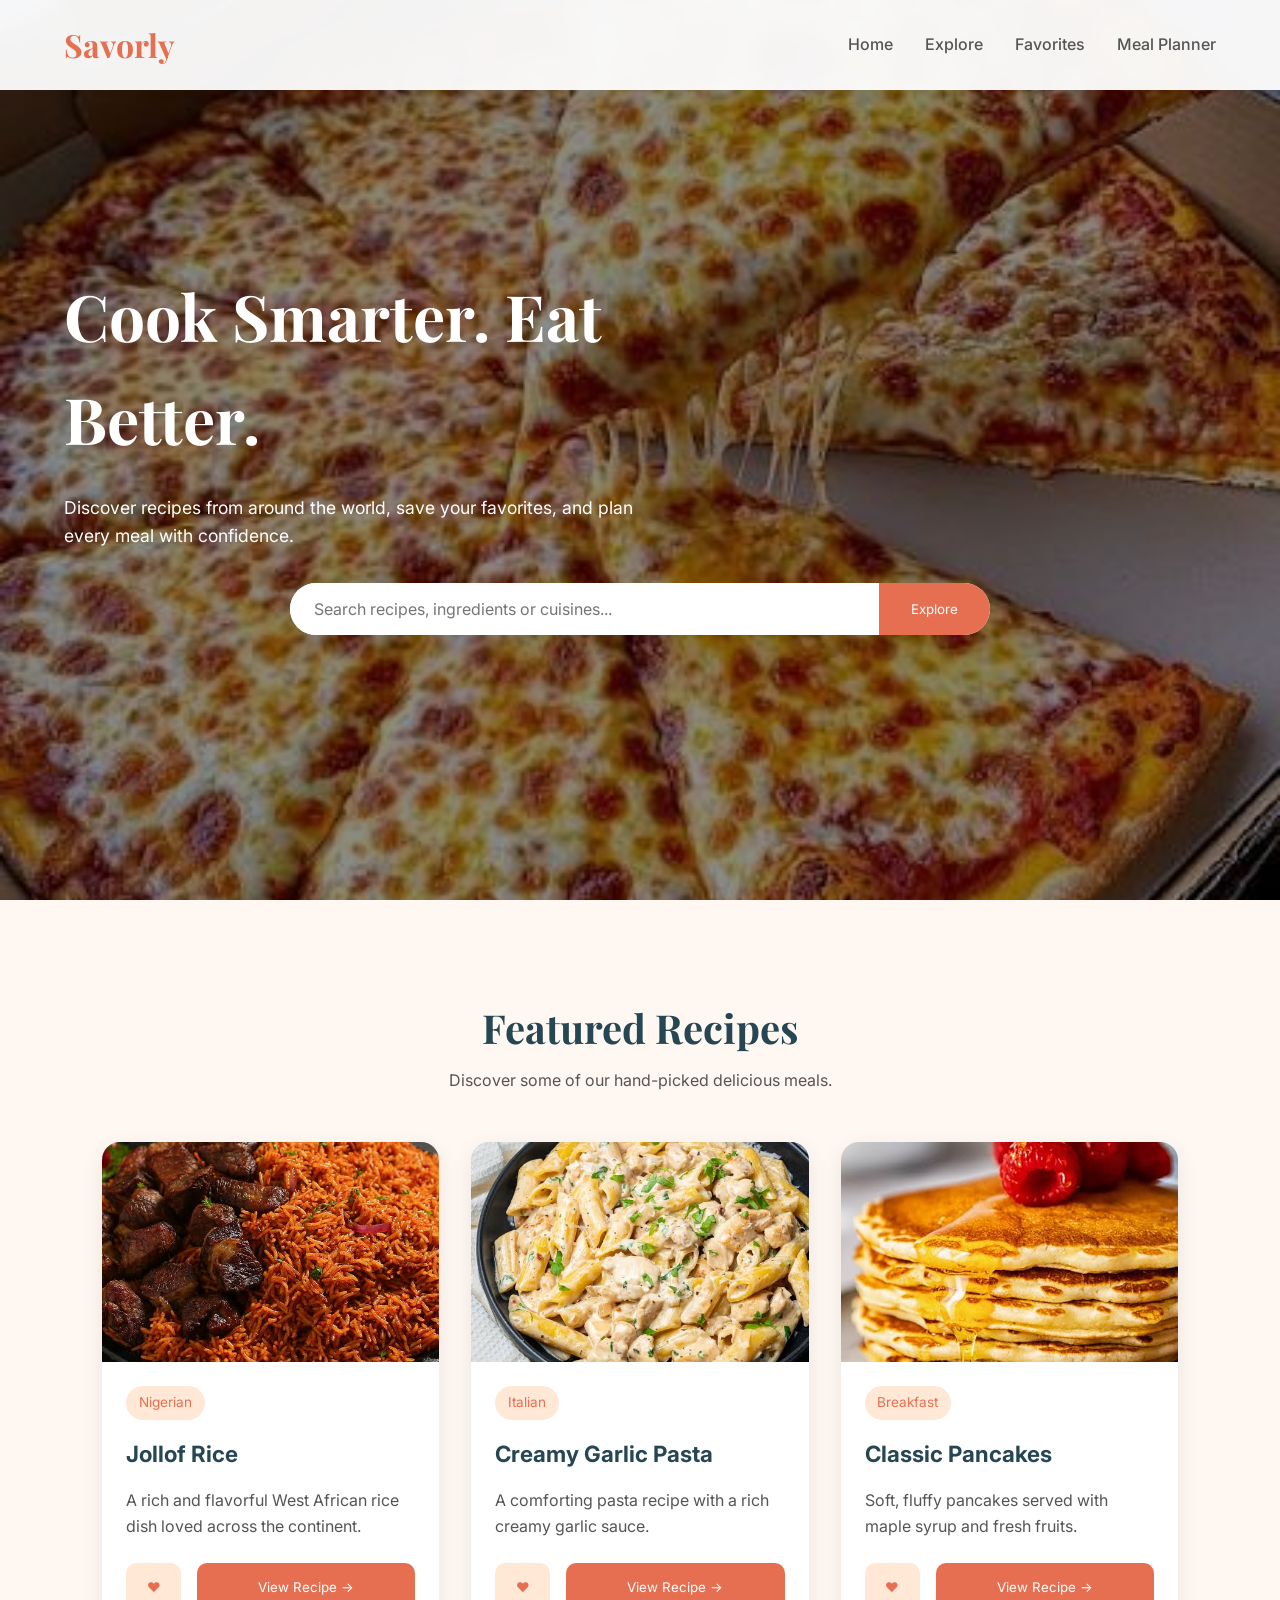
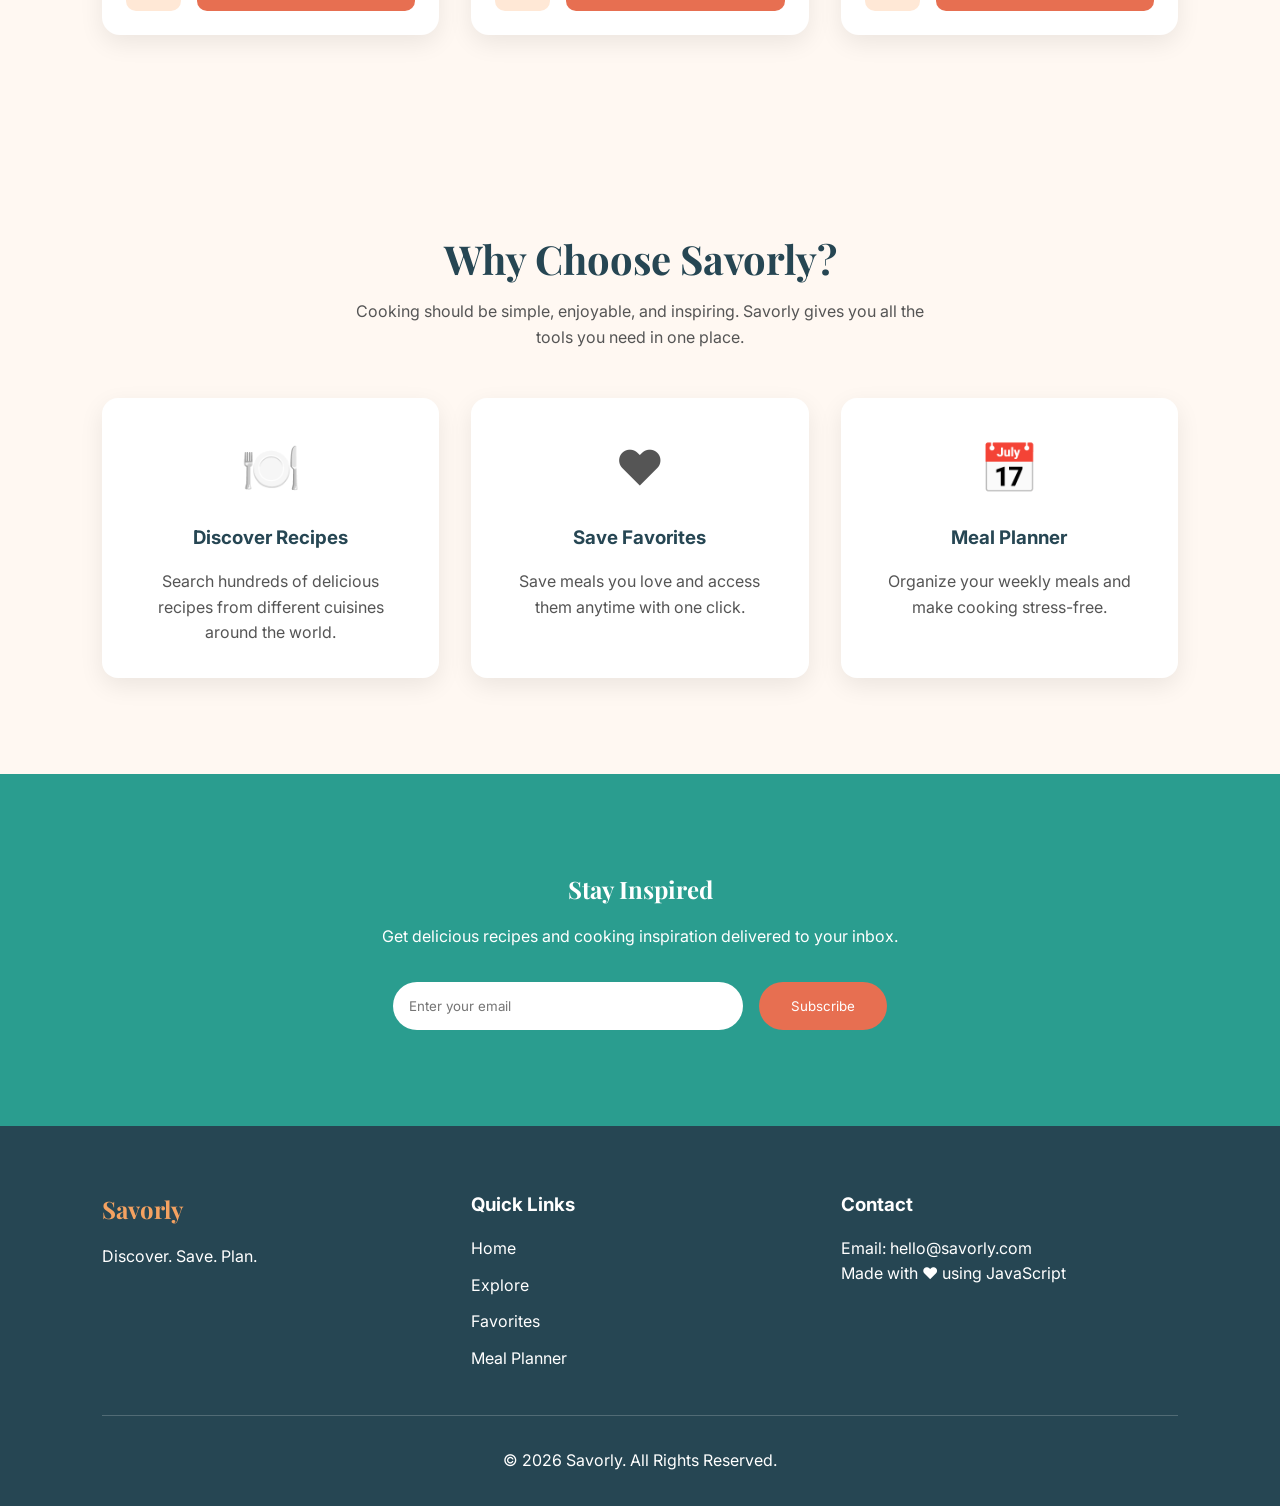
<file: index.html>
<!DOCTYPE html>
<html lang="en">
<head>
    <meta charset="UTF-8">
    <meta name="viewport" content="width=device-width, initial-scale=1.0">

    <title>Savorly | Discover. Save. Plan.</title>

    <meta
        name="description"
        content="Discover delicious recipes, save your favorites, and plan your weekly meals with Savorly."
    >

    
    <link rel="preconnect" href="https://fonts.googleapis.com">
    <link rel="preconnect" href="https://fonts.gstatic.com" crossorigin>

    <link href="https://fonts.googleapis.com/css2?family=Inter:wght@300;400;500;600;700&family=Playfair+Display:wght@600;700&display=swap" rel="stylesheet">

    <link rel="stylesheet" href="css/main.css">
</head>

<body>

<header>

    <nav class="navbar">

        <h1 class="logo">
            Savorly
        </h1>

        <ul class="nav-links">

            <li><a href="index.html">Home</a></li>

            <li><a href="explore.html">Explore</a></li>

            <li><a href="favourite.html">Favorites</a></li>

            <li><a href="planner.html">Meal Planner</a></li>

        </ul>

    </nav>

</header>

<main>

<section class="hero">

<div class="overlay">

<h2>
Cook Smarter. Eat Better.
</h2>

<p>

Discover recipes from around the world, save your favorites, and plan every meal with confidence.

</p>

<div class="search-box">

<input
type="search"
placeholder="Search recipes, ingredients or cuisines..."
id="recipeSearch"
>

<button id="searchBtn">

Explore

</button>

</div>

</div>

</section>


<section class="featured">

<div class="section-title">

        <h2>Featured Recipes</h2>

        <p>
            Discover some of our hand-picked delicious meals.
        </p>

    </div>

    <div class="recipe-grid">

        <!-- Recipe Card 1 -->

        <article class="recipe-card">

            <img src="Assests/images/jallof-rice.jfif" alt="Jollof Rice">

            <div class="recipe-content">

                <span class="recipe-category">
                    Nigerian
                </span>

                <h3>Jollof Rice</h3>

                <p>
                    A rich and flavorful West African rice dish loved across the continent.
                </p>

               <div class="recipe-actions">

    <button
        class="favorite-btn"
        data-id="${recipe.idMeal}"
    >
        ❤️
    </button>

    <button
        class="recipe-btn"
        data-id="${recipe.idMeal}"
    >
        View Recipe →
    </button>

</div>

            </div>

        </article>


        <!-- Recipe Card 2 -->

        <article class="recipe-card">

            <img src="Assests/images/creamy-pasta.jfif" alt="Creamy Pasta">

            <div class="recipe-content">

                <span class="recipe-category">
                    Italian
                </span>

                <h3>Creamy Garlic Pasta</h3>

                <p>
                    A comforting pasta recipe with a rich creamy garlic sauce.
                </p>

                <div class="recipe-actions">

    <button
        class="favorite-btn"
        data-id="${recipe.idMeal}"
    >
        ❤️
    </button>

    <button
        class="recipe-btn"
        data-id="${recipe.idMeal}"
    >
        View Recipe →
    </button>

            </div>

        </article>


        <!-- Recipe Card 3 -->

        <article class="recipe-card">

            <img src="Assests/images/pancakes.jfif" alt="Pancakes">

            <div class="recipe-content">

                <span class="recipe-category">
                    Breakfast
                </span>

                <h3>Classic Pancakes</h3>

                <p>
                    Soft, fluffy pancakes served with maple syrup and fresh fruits.
                </p>

                <div class="recipe-actions">

    <button
        class="favorite-btn"
        data-id="${recipe.idMeal}"
    >
        ❤️
    </button>

    <button
        class="recipe-btn"
        data-id="${recipe.idMeal}"
    >
        View Recipe →
    </button>

            </div>

        </article>

    </div>

</section>


<section class="why-savorly">

    <div class="section-title">

        <h2>Why Choose Savorly?</h2>

        <p>
            Cooking should be simple, enjoyable, and inspiring. Savorly gives you all the tools you need in one place.
        </p>

    </div>

    <div class="features-grid">

        <article class="feature-card">

            <div class="feature-icon">🍽️</div>

            <h3>Discover Recipes</h3>

            <p>
                Search hundreds of delicious recipes from different cuisines around the world.
            </p>

        </article>

        <article class="feature-card">

            <div class="feature-icon">❤️</div>

            <h3>Save Favorites</h3>

            <p>
                Save meals you love and access them anytime with one click.
            </p>

        </article>

        <article class="feature-card">

            <div class="feature-icon">📅</div>

            <h3>Meal Planner</h3>

            <p>
                Organize your weekly meals and make cooking stress-free.
            </p>

        </article>

    </div>

</section>
<section class="newsletter">
      <h2>Stay Inspired</h2>

    <p>
        Get delicious recipes and cooking inspiration delivered to your inbox.
    </p>

    <form>

        <input
            type="email"
            placeholder="Enter your email"
        >

        <button type="submit">
            Subscribe
        </button>

    </form>

</section>
</main>

<footer>

    <div class="footer-container">

        <div>

            <h2>Savorly</h2>

            <p>
                Discover. Save. Plan.
            </p>

        </div>

        <div>

            <h3>Quick Links</h3>

            <a href="index.html">Home</a>
            <a href="explore.html">Explore</a>
            <a href="favorites.html">Favorites</a>
            <a href="planner.html">Meal Planner</a>

        </div>

        <div>

            <h3>Contact</h3>

            <p>Email: hello@savorly.com</p>

            <p>Made with ❤️ using JavaScript</p>

        </div>

    </div>

    <hr>

    <p class="copyright">

        © 2026 Savorly. All Rights Reserved.

    </p>

</footer>

<script type="module" src="js/app.js"></script>

</body>
</html>
</file>
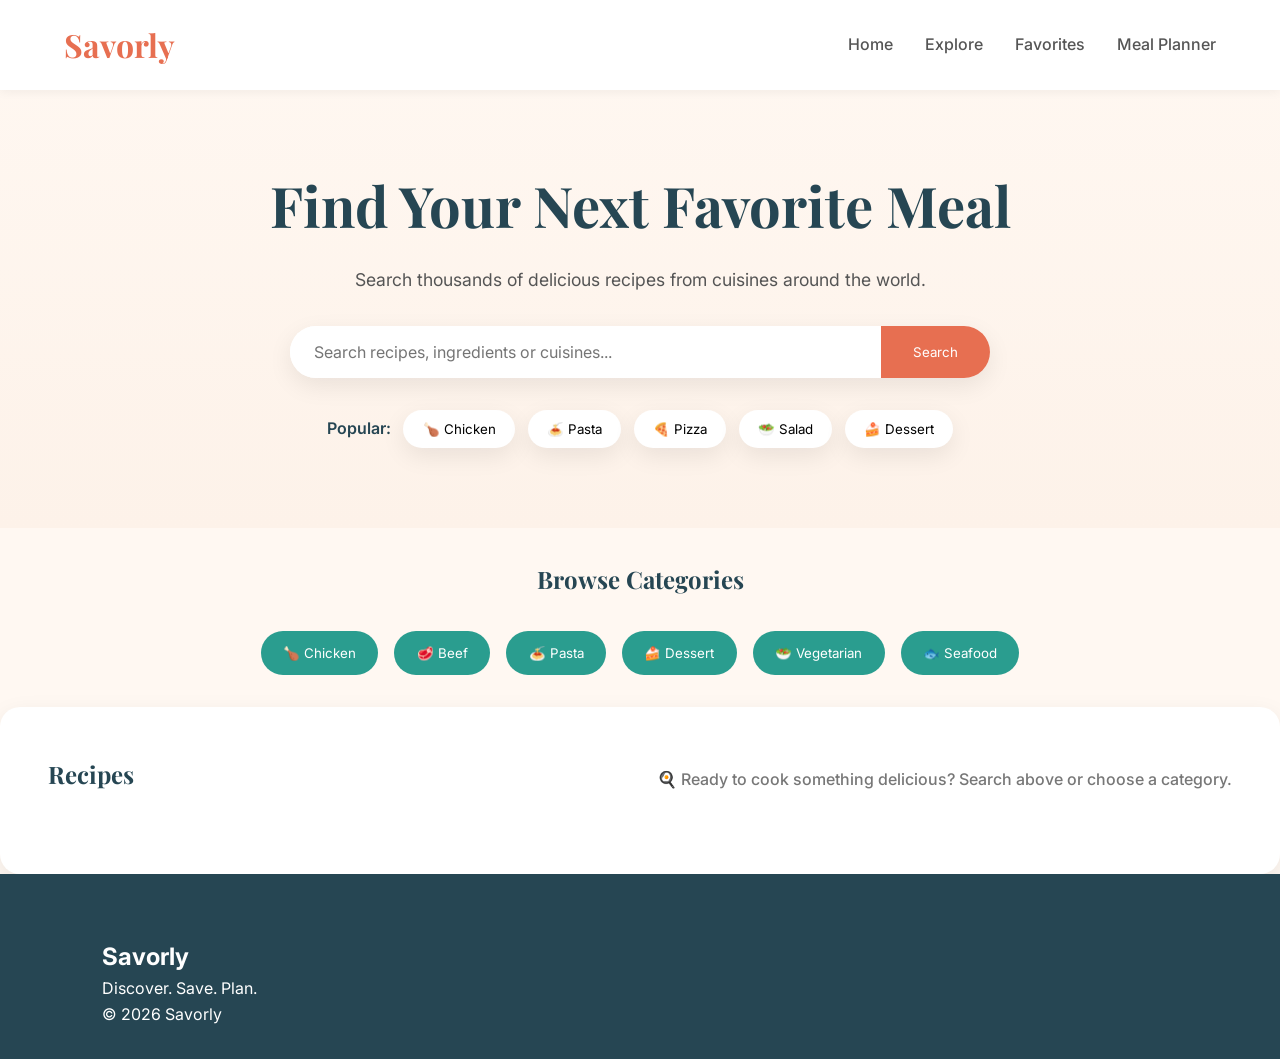
<file: explore.html>
<!DOCTYPE html>
<html lang="en">

<head>
    <meta charset="UTF-8">
    <meta name="viewport" content="width=device-width, initial-scale=1.0">

    <title>Explore Recipes | Savorly</title>

    <link rel="stylesheet" href="../css/main.css">

    <link rel="preconnect" href="https://fonts.googleapis.com">
    <link rel="preconnect" href="https://fonts.gstatic.com" crossorigin>

    <link href="https://fonts.googleapis.com/css2?family=Inter:wght@300;400;500;600;700&family=Playfair+Display:wght@600;700&display=swap" rel="stylesheet">
</head>

<body>

<header>

    <nav class="navbar">

        <h1 class="logo">
            <a href="index.html">Savorly</a>
        </h1>

        <ul class="nav-links">
            <li><a href="index.html">Home</a></li>
            <li><a href="explore.html" class="active">Explore</a></li>
            <li><a href="favourite.html">Favorites</a></li>
            <li><a href="planner.html">Meal Planner</a></li>
        </ul>

    </nav>

</header>

<main>

    <section class="explore-hero">

    <h1>Find Your Next Favorite Meal</h1>

    <p>
        Search thousands of delicious recipes from cuisines around the world.
    </p>

    <div class="search-box">

        <input
            type="text"
            id="searchInput"
            placeholder="Search recipes, ingredients or cuisines..."
        >

        <button id="searchButton">
            Search
        </button>

    </div>

    <div class="popular-searches">

        <span>Popular:</span>

        <button class="quick-search">🍗 Chicken</button>

        <button class="quick-search">🍝 Pasta</button>

        <button class="quick-search">🍕 Pizza</button>

        <button class="quick-search">🥗 Salad</button>

        <button class="quick-search">🍰 Dessert</button>

    </div>

</section>

<section class="categories-section">

    <h2>Browse Categories</h2>

    <div class="categories">

        <button class="category-btn">🍗 Chicken</button>

        <button class="category-btn">🥩 Beef</button>

        <button class="category-btn">🍝 Pasta</button>

        <button class="category-btn">🍰 Dessert</button>

        <button class="category-btn">🥗 Vegetarian</button>

        <button class="category-btn">🐟 Seafood</button>

    </div>

</section>

    <section class="recipes-section">

    <div class="recipes-header">

        <h2>Recipes</h2>

        <div id="recipeCount" class="recipe-message">

    🍳 Ready to cook something delicious?
    Search above or choose a category.

</div>

    </div>

    <div
        id="recipeContainer"
        class="recipe-grid">

    </div>

</section>
</main>

<footer>

    <div class="footer-content">

        <h2>Savorly</h2>

        <p>Discover. Save. Plan.</p>

        <p>© 2026 Savorly</p>

    </div>

</footer>

<script type="module" src="../js/app.js"></script>

</body>

</html>
</file>
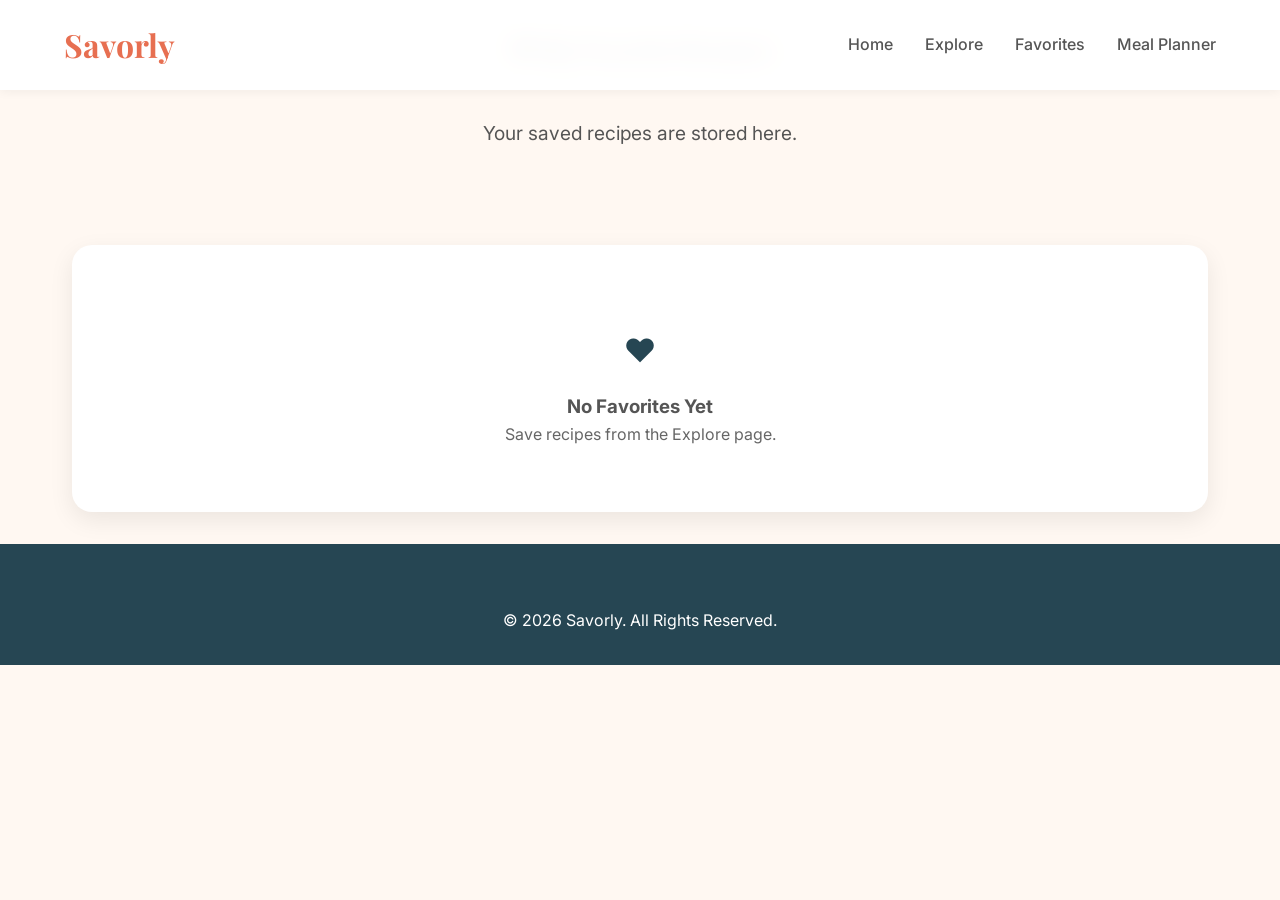
<file: favourite.html>
<!DOCTYPE html>
<html lang="en">
<head>
    <meta charset="UTF-8">
    <meta name="viewport" content="width=device-width, initial-scale=1.0">

    <title>Savorly | Discover. Save. Plan.</title>

    <meta
        name="description"
        content="Discover delicious recipes, save your favorites, and plan your weekly meals with Savorly."
    >

    
    <link rel="preconnect" href="https://fonts.googleapis.com">
    <link rel="preconnect" href="https://fonts.gstatic.com" crossorigin>

    <link href="https://fonts.googleapis.com/css2?family=Inter:wght@300;400;500;600;700&family=Playfair+Display:wght@600;700&display=swap" rel="stylesheet">

    <link rel="stylesheet" href="css/main.css">
</head>

<body>

<header>

    <nav class="navbar">

        <h1 class="logo">
            Savorly
        </h1>

        <ul class="nav-links">

            <li><a href="index.html">Home</a></li>

            <li><a href="explore.html">Explore</a></li>

            <li><a href="favourite.html" class="active">Favorites</a></li>

            <li><a href="planner.html">Meal Planner</a></li>

        </ul>

    </nav>

</header>

<main class="favorites-page">

    <section class="page-title">

        <h1>❤️ My Favorite Recipes</h1>

        <p>

            Your saved recipes are stored here.

        </p>

    </section>

    <section
        id="favoritesContainer"
        class="recipe-grid">

    </section>

</main>


<footer>

    <p class="copyright">

        © 2026 Savorly. All Rights Reserved.

    </p>

</footer>

<script type="module" src="js/favourite.js"></script>

</body>
</html>
</file>
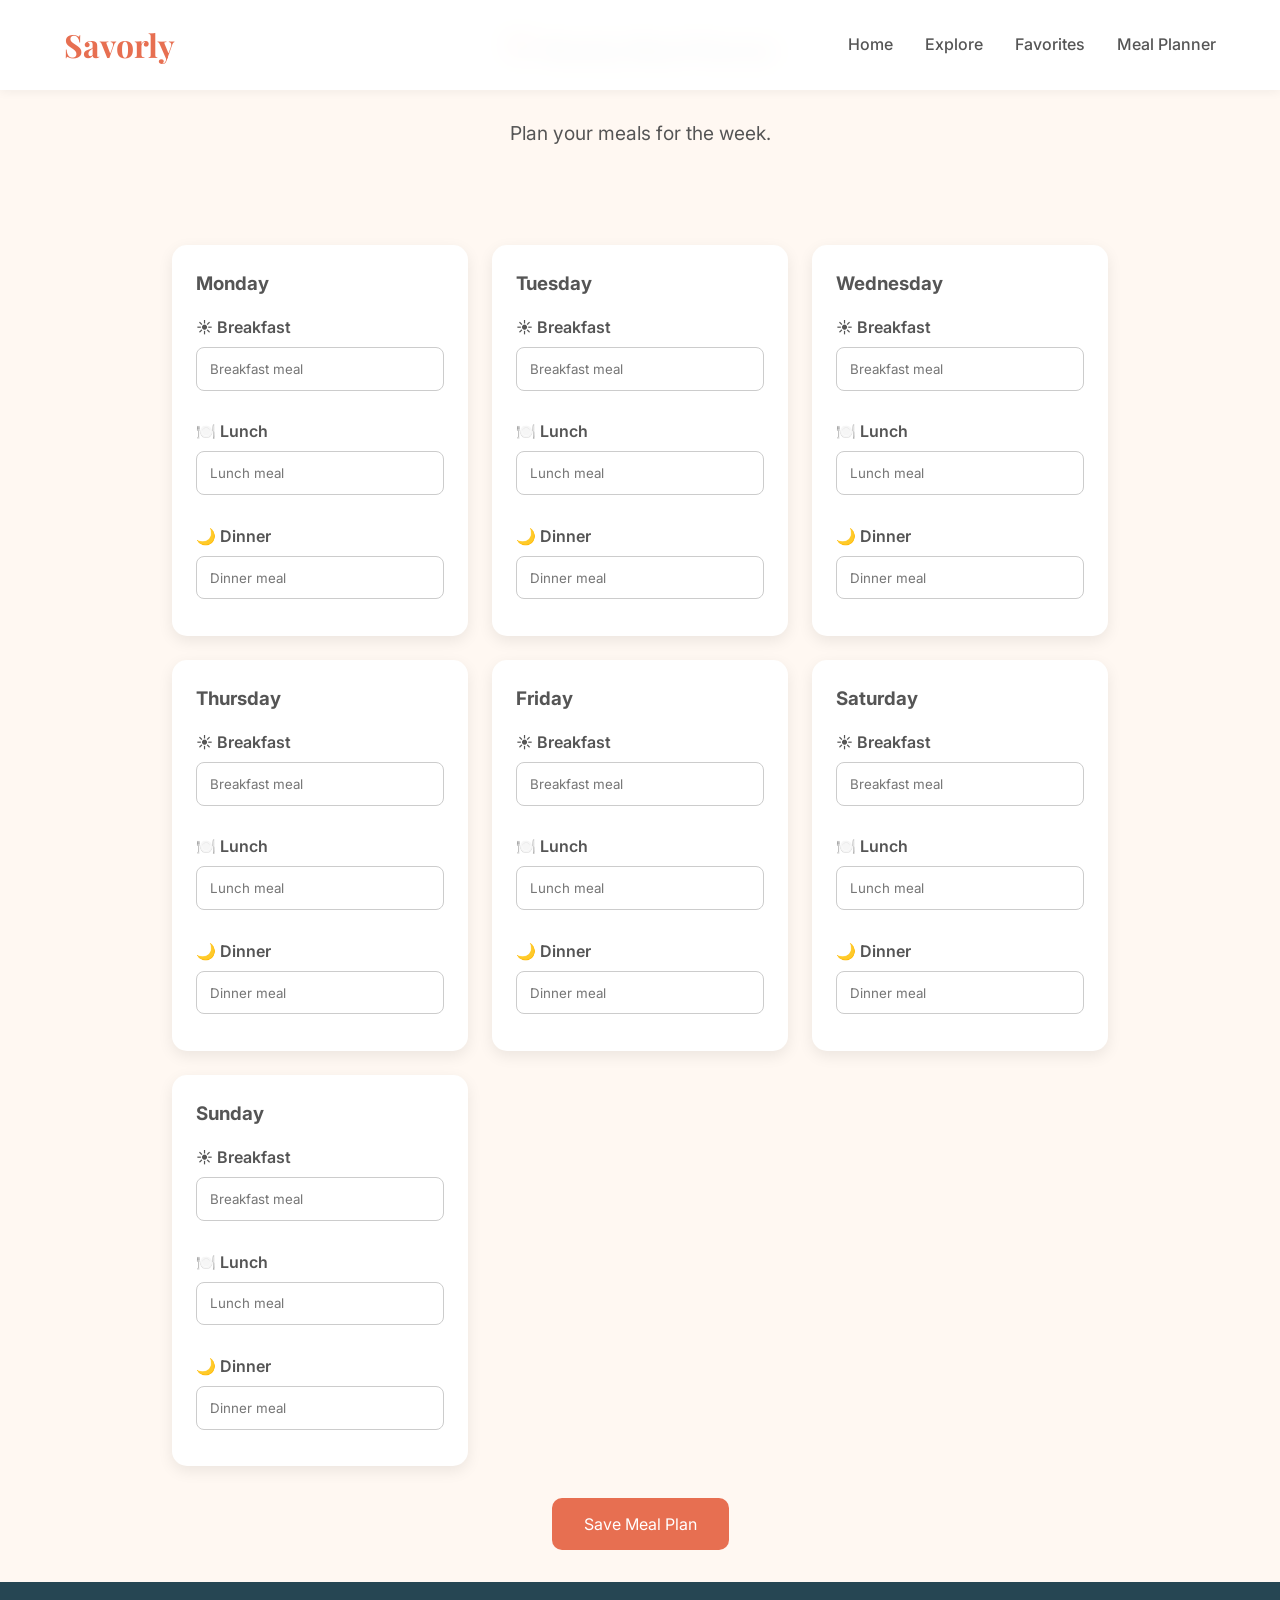
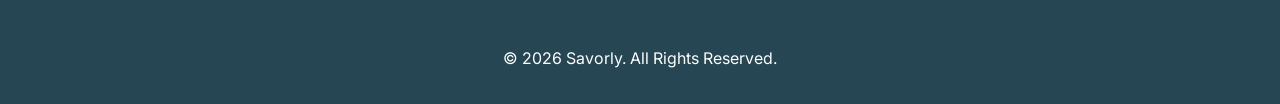
<file: planner.html>
<!DOCTYPE html>
<html lang="en">
<head>
    <meta charset="UTF-8">
    <meta name="viewport" content="width=device-width, initial-scale=1.0">

    <title>Savorly | Discover. Save. Plan.</title>

    <meta
        name="description"
        content="Discover delicious recipes, save your favorites, and plan your weekly meals with Savorly."
    >

    
    <link rel="preconnect" href="https://fonts.googleapis.com">
    <link rel="preconnect" href="https://fonts.gstatic.com" crossorigin>

    <link href="https://fonts.googleapis.com/css2?family=Inter:wght@300;400;500;600;700&family=Playfair+Display:wght@600;700&display=swap" rel="stylesheet">

    <link rel="stylesheet" href="css/main.css">
</head>

<body>

<header>

    <nav class="navbar">

        <h1 class="logo">
            Savorly
        </h1>

        <ul class="nav-links">

            <li><a href="index.html">Home</a></li>

            <li><a href="explore.html">Explore</a></li>

            <li><a href="favourite.html">Favorites</a></li>

            <li><a href="planner.html">Meal Planner</a></li>

        </ul>

    </nav>

</header>
<main class="planner-page">

    <section class="page-title">

        <h1>📅 Weekly Meal Planner</h1>

        <p>Plan your meals for the week.</p>

    </section>

    <div class="planner-grid">

        <div class="day-card">
            <h3>Monday</h3>
            <label>☀️ Breakfast</label>
            <input type="text" id="Monday-breakfast" placeholder="Breakfast meal">
            <label>🍽️ Lunch</label>
            <input type="text" id="Monday-lunch" placeholder="Lunch meal">
            <label>🌙 Dinner</label>
            <input type="text" id="Monday-dinner" placeholder="Dinner meal">
        </div>

        <div class="day-card">
            <h3>Tuesday</h3>
            <label>☀️ Breakfast</label>
            <input type="text" id="Tuesday-breakfast" placeholder="Breakfast meal">
            <label>🍽️ Lunch</label>
            <input type="text" id="Tuesday-lunch" placeholder="Lunch meal">
            <label>🌙 Dinner</label>
            <input type="text" id="Tuesday-dinner" placeholder="Dinner meal">
        </div>

        <div class="day-card">
            <h3>Wednesday</h3>
            <label>☀️ Breakfast</label>
            <input type="text" id="Wednesday-breakfast" placeholder="Breakfast meal">
            <label>🍽️ Lunch</label>
            <input type="text" id="Wednesday-lunch" placeholder="Lunch meal">
            <label>🌙 Dinner</label>
            <input type="text" id="Wednesday-dinner" placeholder="Dinner meal">
        </div>

        <div class="day-card">
            <h3>Thursday</h3>
            <label>☀️ Breakfast</label>
            <input type="text" id="Thursday-breakfast" placeholder="Breakfast meal">
            <label>🍽️ Lunch</label>
            <input type="text" id="Thursday-lunch" placeholder="Lunch meal">
            <label>🌙 Dinner</label>
            <input type="text" id="Thursday-dinner" placeholder="Dinner meal">
        </div>

        <div class="day-card">
            <h3>Friday</h3>
            <label>☀️ Breakfast</label>
            <input type="text" id="Friday-breakfast" placeholder="Breakfast meal">
            <label>🍽️ Lunch</label>
            <input type="text" id="Friday-lunch" placeholder="Lunch meal">
            <label>🌙 Dinner</label>
            <input type="text" id="Friday-dinner" placeholder="Dinner meal">
        </div>

        <div class="day-card">
            <h3>Saturday</h3>
            <label>☀️ Breakfast</label>
            <input type="text" id="Saturday-breakfast" placeholder="Breakfast meal">
            <label>🍽️ Lunch</label>
            <input type="text" id="Saturday-lunch" placeholder="Lunch meal">
            <label>🌙 Dinner</label>
            <input type="text" id="Saturday-dinner" placeholder="Dinner meal">
        </div>

        <div class="day-card">
            <h3>Sunday</h3>
            <label>☀️ Breakfast</label>
            <input type="text" id="Sunday-breakfast" placeholder="Breakfast meal">
            <label>🍽️ Lunch</label>
            <input type="text" id="Sunday-lunch" placeholder="Lunch meal">
            <label>🌙 Dinner</label>
            <input type="text" id="Sunday-dinner" placeholder="Dinner meal">
        </div>

    </div>

    <button id="savePlanner" class="primary-btn">
        Save Meal Plan
    </button>

</main>

    <footer>

    <p class="copyright">

        © 2026 Savorly. All Rights Reserved.

    </p>

</footer>

<script type="module" src="js/planner.js"></script>

</body>
</html>
</file>
<file: css/main.css>
:root {
    /* Colors */
    --primary-color:#E76F51;

    --secondary-color:#2A9D8F;

    --accent-color:#F4A261;

    --background-color:#FFF8F2;

    --section-background:#FDF6EC;

    --card-background:#FFFFFF;

    --heading-color:#264653;

    --text-color:#555555;
    /* Fonts */
    --heading-font: "Playfair Display", serif;
    --body-font: "Inter", sans-serif;

    /* Spacing */
    --section-padding: 5rem 8%;
    --border-radius: 12px;

    /* Shadow */
    --shadow: 0 8px 25px rgba(0,0,0,.08);

    /* Transition */
    --transition: .3s ease;
}


*{
    margin:0;
    padding:0;
    box-sizing:border-box;
}

html{
    scroll-behavior:smooth;
}

body{

    font-family:var(--body-font);
    background:var(--background-color);
    color:var(--text-color);
    line-height:1.6;

}

img{

    width:100%;
    display:block;

}

a{

    text-decoration:none;
    color:inherit;

}

ul{

    list-style:none;

}

button,
input{

    font-family:inherit;

}



header{

    position:fixed;
    top:0;
    width:100%;

    background:rgba(255,255,255,.95);

    backdrop-filter:blur(12px);

    z-index:1000;

    box-shadow:0 2px 10px rgba(0,0,0,.05);

}

.navbar{

    width:90%;
    max-width:1200px;

    margin:auto;

    display:flex;
    justify-content:space-between;
    align-items:center;

    padding:1.2rem 0;

}

.logo{

    font-family:var(--heading-font);
    color:var(--primary-color);

    font-size:2rem;
}

.nav-links{

    display:flex;
    gap:2rem;

}

.nav-links a{

    font-weight:500;
    transition:var(--transition);

}

.nav-links a:hover{

    color:var(--primary-color);

}



.hero{

    min-height:100vh;

    background:
    linear-gradient(
    rgba(0,0,0,.45),
    rgba(0,0,0,.45)
    ),

    url("../Assests/images/hero-image2.jfif");

    background-size:cover;
    background-position:center;

    display:flex;
    align-items:center;

}

.overlay{

    width:90%;
    max-width:1200px;

    margin:auto;

    color:white;

}

.hero h2{

    font-family:var(--heading-font);

    font-size:4rem;

    max-width:650px;

    margin-bottom:1.5rem;

}

.hero p{

    max-width:600px;

    margin-bottom:2rem;

    font-size:1.1rem;

}



.search-box{

    display:flex;

    max-width:700px;

    background:white;

    border-radius:50px;

    overflow:hidden;

    box-shadow:var(--shadow);

}

.search-box input{

    flex:1;

    border:none;

    outline:none;

    padding:1rem 1.5rem;

    font-size:1rem;

}

.search-box button{

    border:none;

    background:var(--primary-color);

    color:white;

    padding:0 2rem;

    cursor:pointer;

    transition:var(--transition);

}

.search-box button:hover{

    background:#d65d3f;

}



.featured{

    padding:6rem 8%;

}

.section-title{

    text-align:center;

    margin-bottom:3rem;

}

.section-title h2{

    font-family:var(--heading-font);

    color:var(--heading-color);

    font-size:2.5rem;

    margin-bottom:.5rem;

}

.section-title p{

    max-width:600px;

    margin:auto;

}

.recipe-grid{

    display:grid;

    grid-template-columns:
    repeat(auto-fit,minmax(320px,1fr));

    gap:2rem;

}

.recipe-card{

    background:var(--card-background);

    border-radius:18px;

    overflow:hidden;

    box-shadow:var(--shadow);

    transition:var(--transition);

}

.recipe-hero {
    display: flex;
    justify-content: center;
    margin: 2rem auto;
}

.recipe-hero img {
    width: 100%;
    max-width: 700px;
    height: 420px;
    object-fit: cover;
    border-radius: 20px;
    box-shadow: 0 10px 25px rgba(0,0,0,.15);
}

.recipe-info {
    max-width: 900px;
    margin: 0 auto 3rem;
    background: #ffffff;
    padding: 2rem;
    border-radius: 20px;
    box-shadow: 0 10px 25px rgba(0,0,0,.08);
}

.recipe-info h1 {
    text-align: center;
    font-size: 2.5rem;
    margin-bottom: 1rem;
}

.recipe-meta {
    display: flex;
    justify-content: center;
    gap: 2rem;
    margin-bottom: 1.5rem;
    font-weight: 600;
    color: #555;
}

.recipe-info h2 {
    margin-top: 2rem;
    margin-bottom: 1rem;
}

.instructions p {
    background: #f8f8f8;
    padding: 1rem;
    border-left: 5px solid #e76f51;
    border-radius: 10px;
    line-height: 1.8;
    margin-bottom: 1rem;
}

.recipe-card:hover{

    transform:translateY(-10px);

}

.recipe-card img{

    height:240px;

    object-fit:cover;

}

.recipe-content{

    padding:1.5rem;

}

.recipe-meta{

    margin:1rem 0;

    color:#777;

    font-size:.9rem;

}

.recipe-category{

    display:inline-block;

    background:var(--secondary-color);

    color:white;

    padding:.4rem .9rem;

    border-radius:50px;

    font-size:.8rem;

    margin-bottom:1rem;

}

.recipe-content h3{

    color:var(--heading-color);

    margin-bottom:1rem;

    font-size:1.4rem;

}

.recipe-content p{

    margin-bottom:1.5rem;

}

.recipe-btn{

    background:var(--primary-color);

    color:white;

    border:none;

    padding:.9rem 1.6rem;

    border-radius:50px;

    cursor:pointer;

    transition:var(--transition);

}

.recipe-actions{

    display:flex;

    gap:1rem;

    margin-top:1.2rem;

}



.recipe-details{

    max-width:1100px;

    margin:3rem auto;

    padding:2rem;

}

.recipe-hero img{

    width:100%;

    border-radius:20px;

    max-height:500px;

    object-fit:cover;

    box-shadow:var(--shadow);

}

.recipe-info{

    margin-top:2rem;

}

.recipe-info h1{

    color:var(--heading-color);

    margin-bottom:1rem;

}

.recipe-stats{

    display:flex;

    gap:2rem;

    margin:1rem 0 2rem;

    font-weight:600;

}

#favoriteBtn{

    background:var(--primary-color);

    color:white;

    border:none;

    padding:1rem 5rem;

    border-radius:12px;

    cursor:pointer;

    margin-bottom:2rem;

    transition:var(--transition);
    

}

#favoriteBtn:hover{

    background:var(--secondary-color);

}

.instructions{

    line-height:1.8;

    color:#555;
    white-space: pre-line;
}

.favorite-btn{

    width:55px;

    border:none;

    background:#FFE8D6;

    color:var(--primary-color);

    border-radius:10px;

    cursor:pointer;

    transition:var(--transition);

}

.favorite-btn:hover{

    background:var(--primary-color);

    color:white;

}

.recipe-btn{

    flex:1;

}

.recipe-btn:hover{

    background:#d65d3f;

}



.why-savorly{

    padding:6rem 8%;

}

.features-grid{

    display:grid;

    grid-template-columns:repeat(auto-fit,minmax(260px,1fr));

    gap:2rem;

    margin-top:3rem;

}

.feature-card{

    background:white;

    padding:2rem;

    border-radius:16px;

    text-align:center;

    box-shadow:var(--shadow);

    transition:var(--transition);

}

.feature-card:hover{

    transform:translateY(-8px);

}

.feature-icon{

    font-size:3rem;

    margin-bottom:1rem;

}

.feature-card h3{

    color:var(--heading-color);

    margin-bottom:1rem;

}



.newsletter{

    padding:6rem 8%;

    background:var(--secondary-color);

    color:white;

    text-align:center;

}

.newsletter h2{

    font-family:var(--heading-font);

    margin-bottom:1rem;

}

.newsletter p{

    margin-bottom:2rem;

}

.newsletter form{

    display:flex;

    justify-content:center;

    flex-wrap:wrap;

    gap:1rem;

}

.newsletter input{

    width:350px;

    max-width:100%;

    padding:1rem;

    border:none;

    border-radius:50px;

}

.newsletter button{

    padding:1rem 2rem;

    border:none;

    border-radius:50px;

    background:var(--primary-color);

    color:white;

    cursor:pointer;

}

.favorites-page{

    max-width:1200px;

    margin:auto;

    padding:2rem;

}

.page-title{

    text-align:center;

    margin-bottom:3rem;

}

.page-title p {
    padding: 3rem;
    font-size: 1.2rem;
}

.remove-btn{

    width:100%;

    padding:.8rem;

    border:none;

    border-radius:10px;

    background:#d9534f;

    color:white;

    cursor:pointer;

    margin-top:1rem;

}

.remove-btn:hover{

    background:#b52b27;

}

.planner-page{

    max-width:1000px;

    margin:auto;

    padding:2rem;

}

.planner-grid{

    display:grid;

    grid-template-columns:repeat(auto-fit,minmax(220px,1fr));

    gap:1.5rem;

    margin:2rem 0;

}

.day-card{

    background:#fff;

    padding:1.5rem;

    border-radius:15px;

    box-shadow:0 5px 15px rgba(0,0,0,.08);

}

.day-card h3{

    margin-bottom:1rem;

}

.day-card input{

    width:100%;

    padding:.8rem;

    border:1px solid #ccc;

    border-radius:8px;

}

.primary-btn{

    display:block;

    margin:auto;

    padding:1rem 2rem;

    border:none;

    border-radius:10px;

    cursor:pointer;

    background:#e76f51;

    color:#fff;

    font-size:1rem;

}

.day-card label{

    display:block;

    margin-top:1rem;

    margin-bottom:.4rem;

    font-weight:600;

}

.day-card input{

    width:100%;

    padding:.8rem;

    border-radius:8px;

    border:1px solid #ccc;

    margin-bottom:.8rem;

}

/* ===========================
   TABLET
=========================== */

@media screen and (max-width: 768px) {

    .navbar{

        flex-direction: column;
        gap: 1rem;
        text-align: center;

    }

    .nav-links{

        flex-wrap: wrap;
        justify-content: center;
        gap: 1rem;

    }

    .hero{

        padding: 4rem 1.5rem;
        text-align: center;

    }

    .hero h1{

        font-size: 2.5rem;

    }

    .hero p{

        font-size: 1rem;

    }

    .recipe-grid{

        grid-template-columns: repeat(2, 1fr);

    }

    .planner-grid{

        grid-template-columns: repeat(2, 1fr);

    }

    .recipe-info{

        padding: 1.5rem;

    }

    .recipe-meta{

        flex-direction: column;
        align-items: center;
        gap: .5rem;

    }

}

/* ===========================
   MOBILE
=========================== */

@media screen and (max-width: 480px) {

    .navbar{

        padding: 1rem;

    }

    .nav-links{

        flex-direction: column;
        gap: .8rem;

    }

    .hero{

        padding: 3rem 1rem;

    }

    .hero h1{

        font-size: 2rem;

    }

    .hero p{

        font-size: .95rem;

    }

    .search-box{

        flex-direction: column;

    }

    .search-box input{

        width: 100%;

    }

    .search-box button{

        width: 100%;

    }

    .recipe-grid{

        grid-template-columns: 1fr;

    }

    .planner-grid{

        grid-template-columns: 1fr;

    }

    .recipe-hero img{

        height: 250px;

    }

    .recipe-info{

        padding: 1rem;

    }

    .recipe-info h1{

        font-size: 2rem;

    }

    .page-title h1{

        font-size: 2rem;

    }

}

@media screen and (max-width: 480px){

    .hero-buttons{

        display:flex;
        flex-direction:column;
        gap:1rem;

    }

    .hero-buttons a{

        width:100%;

    }

}

/* ===========================
   FOOTER
=========================== */

footer{

    background:var(--heading-color);

    color:white;

    padding:4rem 8% 2rem;

}

.footer-container{

    display:grid;

    grid-template-columns:repeat(auto-fit,minmax(220px,1fr));

    gap:2rem;

}

.footer-container h2{

    font-family:var(--heading-font);

    color:var(--accent-color);

    margin-bottom:1rem;

}

.footer-container h3{

    margin-bottom:1rem;

}

.footer-container a{

    display:block;

    margin-bottom:.7rem;

    transition:var(--transition);

}

.footer-container a:hover{

    color:var(--accent-color);

}

footer hr{

    margin:2rem 0;

    border:none;

    border-top:1px solid rgba(255,255,255,.2);

}

.copyright{

    text-align:center;

}

.explore-hero{

    padding:10rem 8% 5rem;

    display:flex;
    flex-direction:column;
    align-items:center;
    justify-content:center;

    text-align:center;
    background:linear-gradient(
        180deg,
        #fff8f2,
        #fdf2e9
    );

}

.explore-hero h1{

    font-family:var(--heading-font);

    font-size:3.5rem;

    color:var(--heading-color);

    margin-bottom:1rem;

}

.explore-hero p{

    font-size:1.1rem;

    max-width:650px;

    margin-bottom:2rem;

}

.search-box{

    width:100%;

    max-width:700px;

    margin:0 auto;

}



/*==========================
POPULAR SEARCHES
===========================*/

.popular-searches{

    margin-top:2rem;

    display:flex;

    justify-content:center;

    align-items:center;

    gap:.8rem;

    flex-wrap:wrap;

}

.popular-searches span{

    font-weight:600;

    color:var(--heading-color);

}

.quick-search{

    border:none;

    background:white;

    padding:.7rem 1.2rem;

    border-radius:50px;

    cursor:pointer;

    box-shadow:var(--shadow);

    transition:var(--transition);

}

.quick-search:hover{

    background:var(--primary-color);

    color:white;

}

/*==========================
CATEGORIES
===========================*/

.categories-section{

    padding:2rem 8%;

    text-align:center;

}

.categories-section h2{

    font-family:var(--heading-font);

    color:var(--heading-color);

    margin-bottom:2rem;

}

.categories{

    display:flex;

    justify-content:center;

    flex-wrap:wrap;

    gap:1rem;

}

.category-btn{

    border:none;

    background:var(--secondary-color);

    color:white;

    padding:.9rem 1.4rem;

    border-radius:50px;

    cursor:pointer;

    transition:var(--transition);

}

.category-btn:hover{

    background:var(--primary-color);

}

/*==========================
RECIPES HEADER
===========================*/

.recipes-header{

    display:flex;

    justify-content:space-between;

    align-items:center;

    margin-bottom:2rem;

    flex-wrap:wrap;

    gap:1rem;

}

.recipes-header h2{

    font-family:var(--heading-font);

    color:var(--heading-color);

}

#recipeCount{

    color:#777;

    font-weight:500;

}

.recipes-section{

    background:white;

    border-radius:20px;

    padding:3rem;

    box-shadow:var(--shadow);

}

.recipe-message{

    margin-top:10px;

    color:#666;

    font-size:1rem;

}

/*==========================
RECIPE CARDS
===========================*/

.recipe-grid{

    display:grid;

    grid-template-columns:repeat(auto-fit,minmax(280px,1fr));

    gap:2rem;

}

.recipe-card{

    background:white;

    border-radius:18px;

    overflow:hidden;

    box-shadow:var(--shadow);

    transition:var(--transition);

}

.recipe-card:hover{

    transform:translateY(-8px);

}

.recipe-card img{

    width:100%;

    height:220px;

    object-fit:cover;

}

.recipe-content{

    padding:1.5rem;

}

.recipe-category{

    display:inline-block;

    background:#FFE8D6;

    color:var(--primary-color);

    padding:.4rem .8rem;

    border-radius:20px;

    font-size:.85rem;

    margin-bottom:1rem;

}

.recipe-content h3{

    color:var(--heading-color);

    margin-bottom:1rem;

}

.recipe-btn{

    width:100%;

    border:none;

    background:var(--primary-color);

    color:white;

    padding:1rem;

    border-radius:10px;

    cursor:pointer;

    transition:var(--transition);

}

.recipe-btn:hover{

    background:var(--secondary-color);

}
/*==========================
EMPTY STATE
===========================*/

.empty-state{

    width:100%;

    text-align:center;

    padding:4rem 2rem;

    background:white;

    border-radius:20px;

    box-shadow:var(--shadow);

}

.empty-state h2{

    font-size:2rem;

    margin:1rem 0;

    color:var(--heading-color);

}

.empty-state p{

    color:#666;

}
</file>
